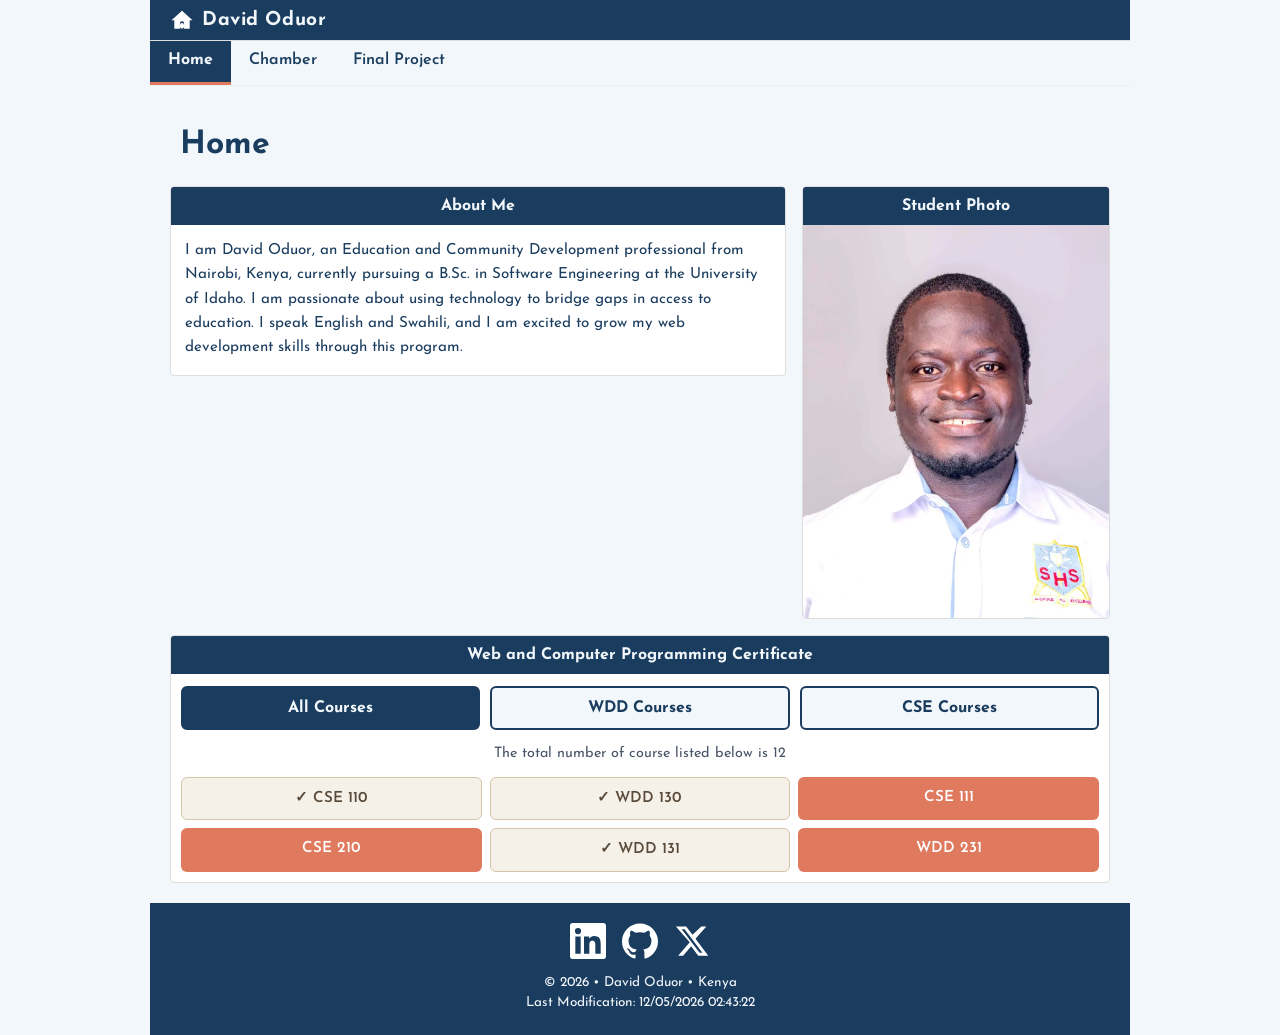
<file: index.html>
<!DOCTYPE html>
<html lang="en">

<head>
  <meta charset="UTF-8">
  <meta name="viewport" content="width=device-width, initial-scale=1.0">
  <meta name="description" content="David Oduor's WDD231 home page showcasing web development coursework and projects.">
  <meta name="author" content="David Oduor">
  <title>David Oduor | WDD231</title>
  <link rel="icon" href="images/favicon.ico" type="image/x-icon">
  <link rel="icon" type="image/png" href="images/favicon_preview.png">

  <!-- Open Graph / Facebook Meta Tags -->
  <meta property="og:title" content="David Oduor | WDD231">
  <meta property="og:description"
    content="Web development portfolio for David Oduor's WDD231 course at BYU-Idaho, featuring coursework, projects, and a final capstone site.">
  <meta property="og:image" content="https://christian123-cu.github.io/wdd231/images/david.webp">
  <meta property="og:url" content="https://christian123-cu.github.io/wdd231/">
  <meta property="og:type" content="website">

  <!-- Google Font -->
  <link rel="preconnect" href="https://fonts.googleapis.com">
  <link rel="preconnect" href="https://fonts.gstatic.com" crossorigin>
  <link href="https://fonts.googleapis.com/css2?family=Josefin+Sans:wght@400;600;700&display=swap" rel="stylesheet">

  <!-- Style Sheets -->
  <link rel="stylesheet" href="styles/normalize.css">
  <link rel="stylesheet" href="styles/base.css">
  <link rel="stylesheet" href="styles/larger.css">

  <!-- JavaScript Files -->
  <script src="scripts/navigation.js" defer></script>
  <script src="scripts/date.js" defer></script>
  <script src="scripts/course.js" defer></script>
</head>

<body>

  <header>
    <img src="images/logo.svg" alt="site logo" width="1" height="1">
    <span>David Oduor</span>
    <button id="nav-button" class="hamburger" aria-label="navigation"></button>
  </header>

  <nav id="nav-bar" class="navigation">
    <ul>
      <li class="current"><a href="index.html">Home</a></li>
      <li><a href="chamber/index.html">Chamber</a></li>
      <li><a href="final/index.html">Final Project</a></li>
    </ul>
  </nav>

  <main>
    <h1>Home</h1>

    <!-- About Me + Student Photo -->
    <div class="about-grid">
      <section class="about-me">
        <h2>About Me</h2>
        <p>I am David Oduor, an Education and Community Development professional from Nairobi, Kenya, currently pursuing
          a B.Sc. in Software Engineering at the University of Idaho. I am passionate about using technology to bridge
          gaps in access to education. I speak English and Swahili, and I am excited to grow my web development skills
          through this program.</p>
      </section>

      <section class="student-photo">
        <h2>Student Photo</h2>
        <img src="images/david.webp" alt="David Oduor student photo">
      </section>
    </div>

    <!-- Web Certificate Courses -->
    <section class="courses">
      <h2>Web and Computer Programming Certificate</h2>

      <div class="filter-buttons">
        <button id="btn-all" class="filter-btn active">All Courses</button>
        <button id="btn-wdd" class="filter-btn">WDD Courses</button>
        <button id="btn-cse" class="filter-btn">CSE Courses</button>
      </div>

      <!-- Credit total appears ABOVE the cards -->
      <p id="credit-total"></p>

      <div id="course-cards"></div>
    </section>
  </main>

  <footer>
    <div class="social-links">
      <a href="https://www.linkedin.com/in/davidoduorochanda" target="_blank" aria-label="LinkedIn">
        <img src="images/linkedin.svg" alt="LinkedIn" width="32" height="32">
      </a>
      <a href="https://github.com/christian123-cu" target="_blank" aria-label="GitHub">
        <img src="images/github.svg" alt="GitHub" width="32" height="32">
      </a>
      <a href="https://twitter.com" target="_blank" aria-label="X / Twitter">
        <img src="images/x-space.svg" alt="X" width="32" height="32">
      </a>
    </div>
    <p>
      &copy; <span id="currentyear"></span> &bull; David Oduor &bull; Kenya
    </p>
    <p id="lastModified"></p>
  </footer>

</body>

</html>
</file>
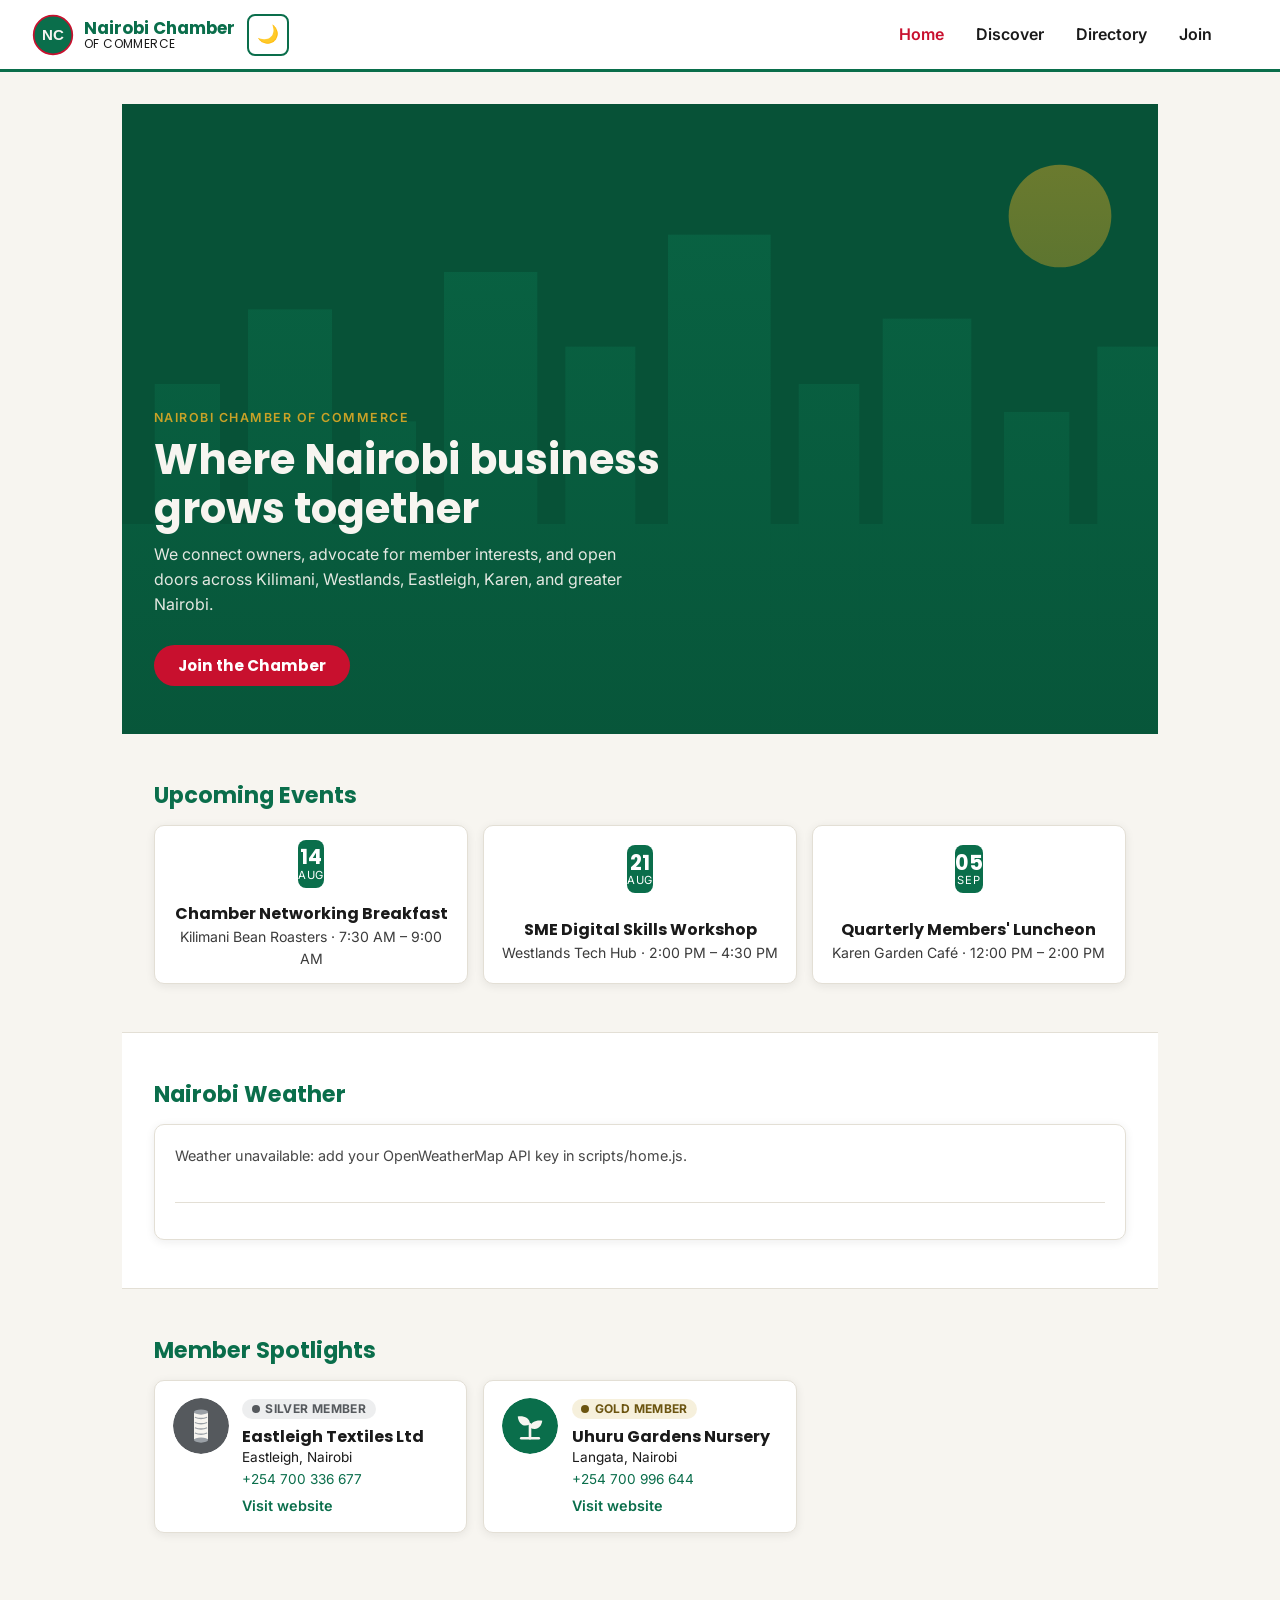
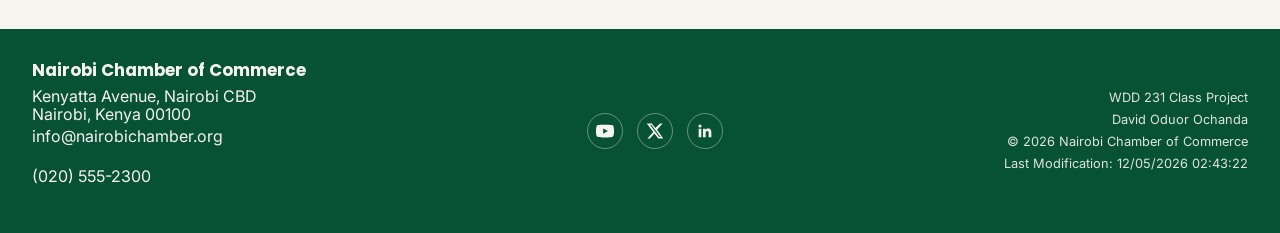
<file: chamber/index.html>
<!doctype html>
<html lang="en">

<head>
  <meta charset="UTF-8">
  <meta name="viewport" content="width=device-width, initial-scale=1.0">
  <title>Nairobi Chamber of Commerce | Home</title>
  <meta name="description"
    content="The Nairobi Chamber of Commerce connects and champions local businesses across Kilimani, Westlands, Eastleigh, Karen, and greater Nairobi.">
  <meta name="author" content="David Oduor Ochanda">

  <!-- Favicon -->
  <link rel="icon" type="image/svg+xml" href="images/favicon.svg">

  <!-- Open Graph / Facebook meta -->
  <meta property="og:title" content="Nairobi Chamber of Commerce">
  <meta property="og:description"
    content="Connecting and championing local businesses across Kilimani, Westlands, Eastleigh, Karen, and greater Nairobi.">
  <meta property="og:image" content="https://christian123-cu.github.io/wdd231/chamber/images/nairobi-chamber-logo.svg">
  <meta property="og:url" content="https://christian123-cu.github.io/wdd231/chamber/index.html">
  <meta property="og:type" content="website">

  <!-- Fonts -->
  <link rel="preconnect" href="https://fonts.googleapis.com">
  <link rel="preconnect" href="https://fonts.gstatic.com" crossorigin>
  <link href="https://fonts.googleapis.com/css2?family=Inter:wght@400;600&family=Poppins:wght@400;700&display=swap"
    rel="stylesheet">

  <!-- Stylesheets: normalize first, then mobile-first small.css, larger.css for wider views,
       then home.css for content that is specific to this page only -->
  <link rel="stylesheet" href="styles/normalize.css">
  <link rel="stylesheet" href="styles/small.css">
  <link rel="stylesheet" href="styles/larger.css">
  <link rel="stylesheet" href="styles/home.css">

  <script src="scripts/site.js" defer></script>
  <script src="scripts/home.js" defer></script>
</head>

<body>

  <header class="site-header">
    <div class="branding">
      <img src="images/nairobi-chamber-logo.svg" alt="Nairobi Chamber of Commerce logo" width="42" height="42">
      <p class="wordmark">Nairobi Chamber<span>of Commerce</span></p>
    </div>

    <div class="header-controls">
      <button id="themeToggle" class="theme-toggle" aria-pressed="false" aria-label="Toggle dark mode">🌙</button>
      <button id="navToggle" class="nav-toggle" aria-controls="primaryNav" aria-expanded="false"
        aria-label="Toggle navigation menu">☰</button>
    </div>

    <nav id="primaryNav" class="primary-nav">
      <ul>
        <li><a href="index.html" aria-current="page">Home</a></li>
        <li><a href="discover.html">Discover</a></li>
        <li><a href="directory.html">Directory</a></li>
        <li><a href="join.html">Join</a></li>
      </ul>
    </nav>
  </header>

  <main>

    <!-- Hero: the visitor's first impression of the chamber and its purpose -->
    <section class="hero">
      <div class="hero-content">
        <span class="hero-eyebrow">Nairobi Chamber of Commerce</span>
        <h1>Where Nairobi business grows together</h1>
        <p>We connect owners, advocate for member interests, and open doors across Kilimani, Westlands, Eastleigh,
          Karen, and greater Nairobi.</p>
        <a class="cta-button" href="join.html">Join the Chamber</a>
      </div>
    </section>

    <!-- Current events -->
    <section class="home-section" aria-labelledby="eventsHeading">
      <h2 id="eventsHeading">Upcoming Events</h2>
      <ul class="events-list">
        <li class="event-item">
          <div class="event-date"><span class="day">14</span><span class="month">Aug</span></div>
          <div>
            <h3>Chamber Networking Breakfast</h3>
            <p>Kilimani Bean Roasters &middot; 7:30 AM &ndash; 9:00 AM</p>
          </div>
        </li>
        <li class="event-item">
          <div class="event-date"><span class="day">21</span><span class="month">Aug</span></div>
          <div>
            <h3>SME Digital Skills Workshop</h3>
            <p>Westlands Tech Hub &middot; 2:00 PM &ndash; 4:30 PM</p>
          </div>
        </li>
        <li class="event-item">
          <div class="event-date"><span class="day">05</span><span class="month">Sep</span></div>
          <div>
            <h3>Quarterly Members' Luncheon</h3>
            <p>Karen Garden Café &middot; 12:00 PM &ndash; 2:00 PM</p>
          </div>
        </li>
      </ul>
    </section>

    <!-- Weather -->
    <section class="home-section home-section--alt" aria-labelledby="weatherHeading">
      <h2 id="weatherHeading">Nairobi Weather</h2>
      <div class="weather-card">
        <p id="weatherStatus" class="weather-status">Loading current weather…</p>
        <div id="weatherCurrent" class="weather-current"></div>
        <ul id="forecastList" class="forecast-list" aria-label="3-day forecast"></ul>
      </div>
    </section>

    <!-- Member spotlights -->
    <section class="home-section" aria-labelledby="spotlightsHeading">
      <h2 id="spotlightsHeading">Member Spotlights</h2>
      <div id="spotlightsGrid" class="spotlights-grid" aria-live="polite">
        <p>Loading spotlights…</p>
      </div>
    </section>

  </main>

  <footer class="site-footer">
    <div class="footer-info">
      <p class="footer-org">Nairobi Chamber of Commerce</p>
      <address>
        Kenyatta Avenue, Nairobi CBD<br>
        Nairobi, Kenya 00100
      </address>
      <p><a href="mailto:info@nairobichamber.org">info@nairobichamber.org</a></p>
      <p><a href="tel:+254205552300">(020) 555-2300</a></p>
    </div>

    <div class="footer-social">
      <a href="https://youtube.com" target="_blank" rel="noopener" aria-label="Nairobi Chamber on YouTube">
        <svg viewBox="0 0 24 24" xmlns="http://www.w3.org/2000/svg">
          <path
            d="M23.5 6.2a3 3 0 0 0-2.1-2.1C19.5 3.5 12 3.5 12 3.5s-7.5 0-9.4.6A3 3 0 0 0 .5 6.2 31 31 0 0 0 0 12a31 31 0 0 0 .5 5.8 3 3 0 0 0 2.1 2.1c1.9.6 9.4.6 9.4.6s7.5 0 9.4-.6a3 3 0 0 0 2.1-2.1A31 31 0 0 0 24 12a31 31 0 0 0-.5-5.8ZM9.6 15.5V8.5l6.3 3.5-6.3 3.5Z" />
        </svg>
      </a>
      <a href="https://x.com" target="_blank" rel="noopener" aria-label="Nairobi Chamber on X (Twitter)">
        <svg viewBox="0 0 24 24" xmlns="http://www.w3.org/2000/svg">
          <path
            d="M18.9 2H22l-7.2 8.2L23 22h-6.6l-5.2-6.6L5.2 22H2l7.7-8.8L1 2h6.7l4.7 6.1L18.9 2Zm-1.2 18h1.7L7.3 4H5.5l12.2 16Z" />
        </svg>
      </a>
      <a href="https://linkedin.com" target="_blank" rel="noopener" aria-label="Nairobi Chamber on LinkedIn">
        <svg viewBox="0 0 24 24" xmlns="http://www.w3.org/2000/svg">
          <path
            d="M20.45 20.45h-3.56v-5.57c0-1.33-.02-3.04-1.85-3.04-1.86 0-2.14 1.45-2.14 2.94v5.67H9.34V9h3.42v1.56h.05c.48-.9 1.64-1.85 3.38-1.85 3.6 0 4.27 2.37 4.27 5.46v6.28ZM5.34 7.43a2.07 2.07 0 1 1 0-4.14 2.07 2.07 0 0 1 0 4.14ZM7.12 20.45H3.56V9h3.56v11.45Z" />
        </svg>
      </a>
    </div>

    <div class="footer-credit">
      <p>WDD 231 Class Project</p>
      <p>David Oduor Ochanda</p>
      <p>&copy; <span id="year"></span> Nairobi Chamber of Commerce</p>
      <p>Last Modification: <span id="lastModified"></span></p>
    </div>
  </footer>

</body>

</html>
</file>
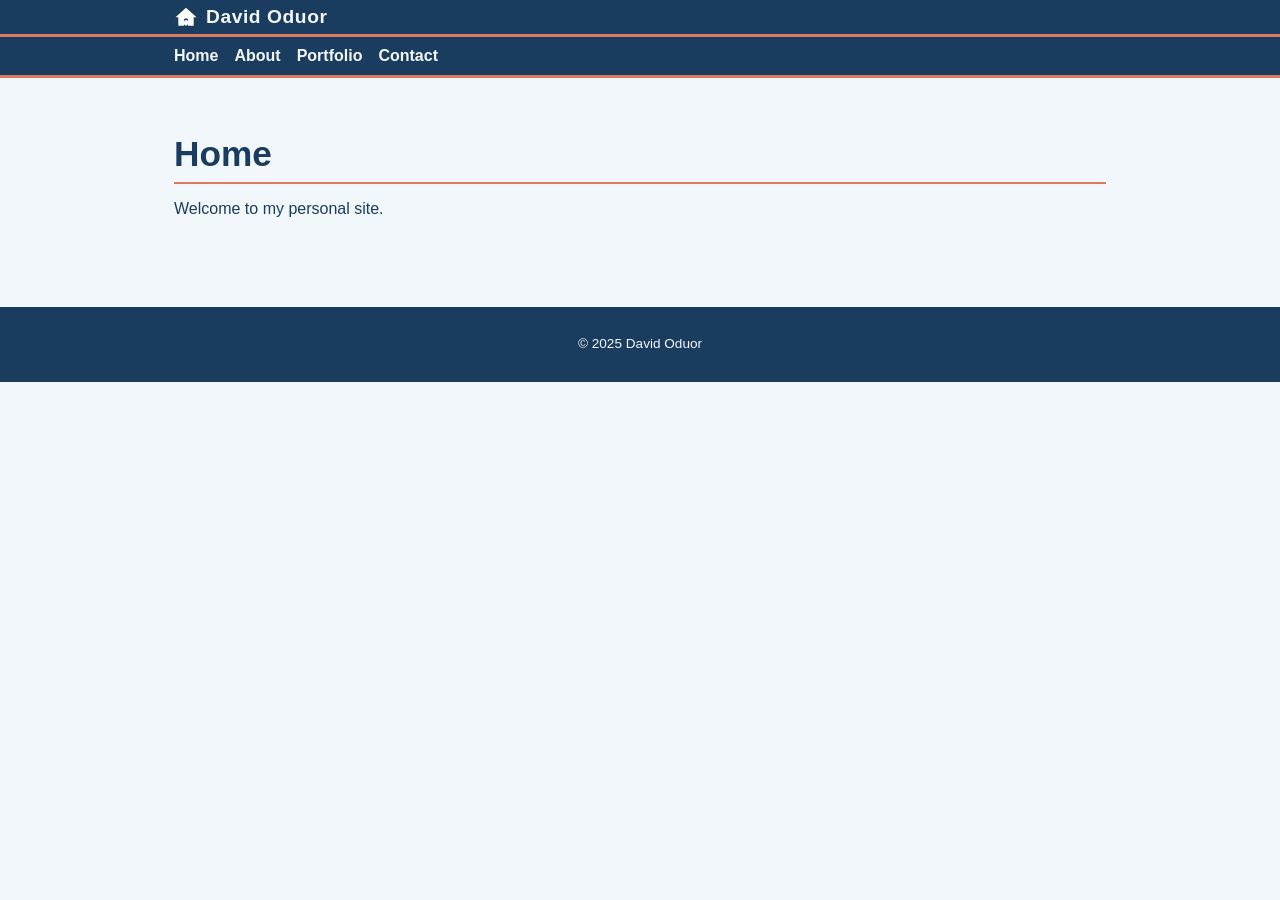
<file: week01/week1codealong-header/index.html>
<!DOCTYPE html>
<html lang="en">
  <head>
    <meta charset="UTF-8">
    <meta name="viewport" content="width=device-width, initial-scale=1.0">
    <title>David Oduor</title>

    <!-- Style Sheets Here -->
    <link rel="stylesheet" href="styles/normalize.css">
    <link rel="stylesheet" href="styles/base.css">
    <link rel="stylesheet" href="styles/larger.css">
  </head>
  <body>

    <header>
      <div class="site-wrapper">
        <img src="images/logo.svg" alt="site logo" width="1" height="1">
        <span>David Oduor</span>
        <button id="nav-button" class="hamburger" aria-label="navigation"></button>
      </div>
    </header>

    <nav>
      <div class="site-wrapper">
        <a href="index.html">Home</a>
        <a href="#">About</a>
        <a href="#">Portfolio</a>
        <a href="#">Contact</a>
      </div>
    </nav>

    <main>
      <h1>Home</h1>
      <p>Welcome to my personal site.</p>
    </main>

    <footer>
      <div class="site-wrapper">
        <p>&copy; 2025 David Oduor</p>
      </div>
    </footer>

    <script src="scripts/navigation.js"></script>
  </body>
</html>
</file>
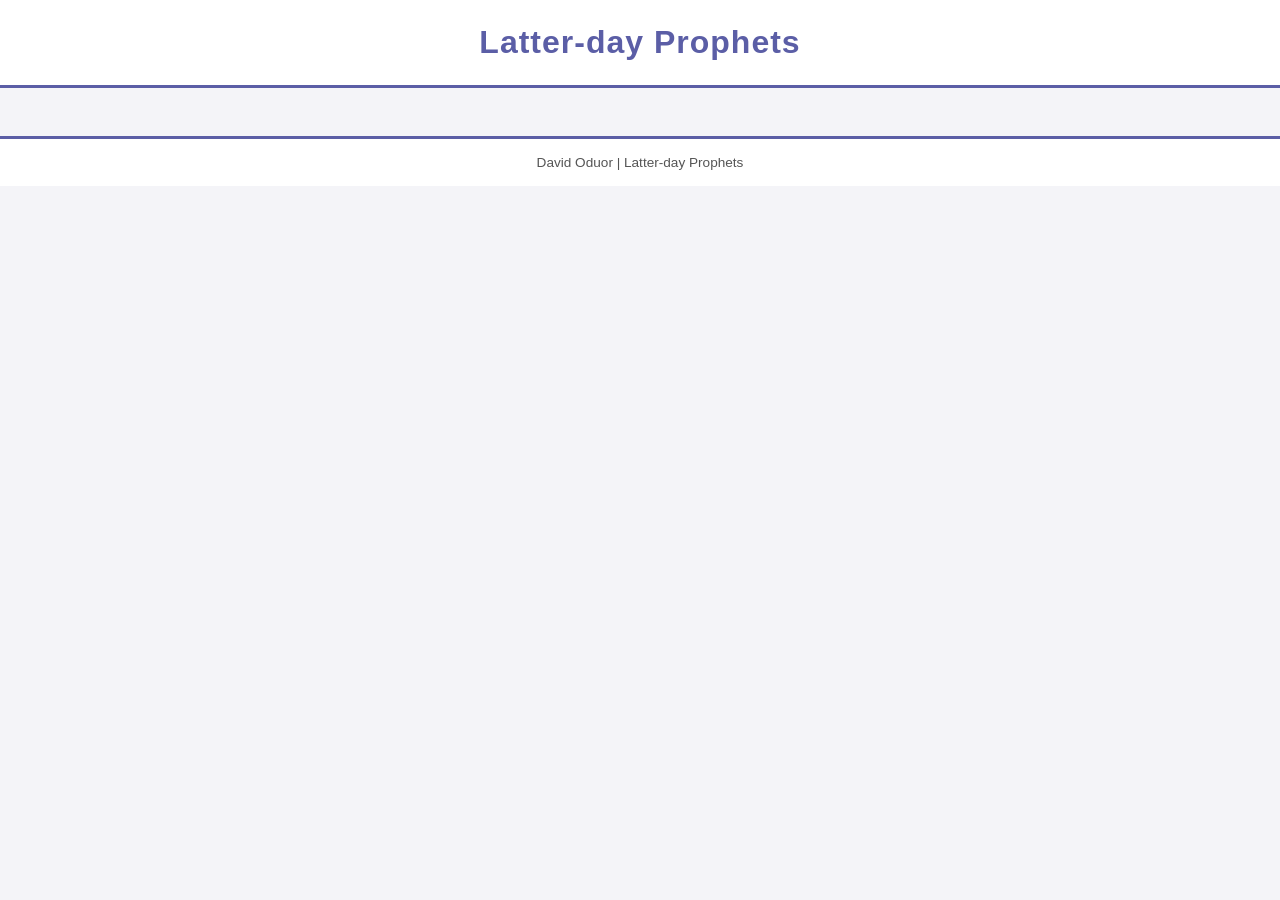
<file: prophets.html>
<!DOCTYPE html>
<html lang="en">

<head>
  <meta charset="UTF-8">
  <meta name="viewport" content="width=device-width, initial-scale=1.0">
  <meta name="author" content="David Oduor">
  <meta name="description" content="A list of Latter-day Prophets built dynamically with the Fetch API">
  <title>Latter-day Prophets</title>
  <link rel="stylesheet" href="styles/prophets.css">
  <script src="scripts/prophets.js" defer></script>
</head>

<body>
  <header>
    <h1>Latter-day Prophets</h1>
  </header>

  <main>
    <div id="cards"></div>
  </main>

  <footer>
    David Oduor | Latter-day Prophets
  </footer>
</body>

</html>
</file>
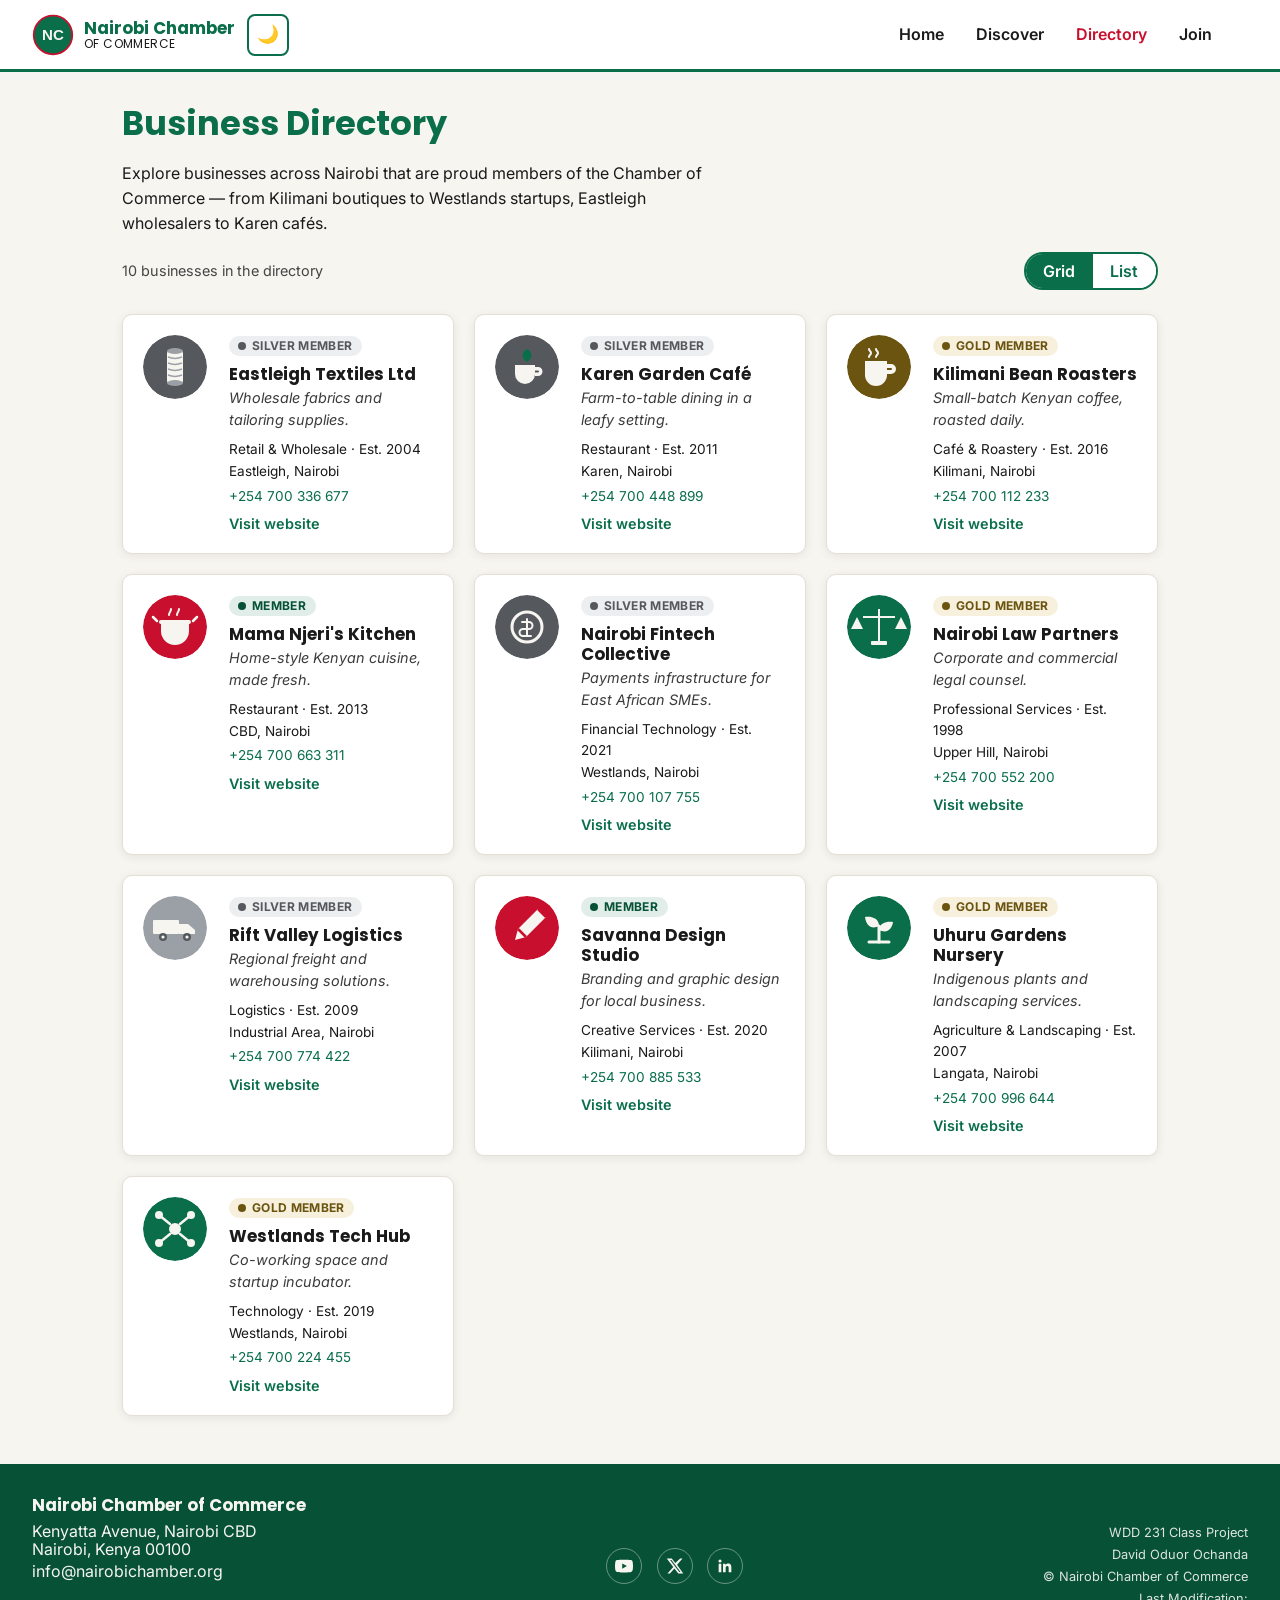
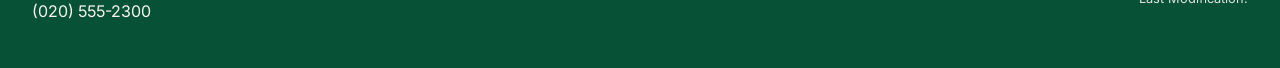
<file: chamber/directory.html>
<!doctype html>
<html lang="en">

<head>
  <meta charset="UTF-8">
  <meta name="viewport" content="width=device-width, initial-scale=1.0">
  <title>Business Directory | Nairobi Chamber of Commerce</title>
  <meta name="description"
    content="Browse the Nairobi Chamber of Commerce business directory — search member businesses across Kilimani, Westlands, Eastleigh, Karen, and greater Nairobi.">
  <meta name="author" content="David Oduor Ochanda">

  <!-- Favicon -->
  <link rel="icon" type="image/svg+xml" href="images/favicon.svg">

  <!-- Open Graph / Facebook meta -->
  <meta property="og:title" content="Business Directory | Nairobi Chamber of Commerce">
  <meta property="og:description"
    content="Browse member businesses across Kilimani, Westlands, Eastleigh, Karen, and greater Nairobi.">
  <meta property="og:image" content="https://christian123-cu.github.io/wdd231/chamber/images/nairobi-chamber-logo.svg">
  <meta property="og:url" content="https://christian123-cu.github.io/wdd231/chamber/directory.html">
  <meta property="og:type" content="website">

  <!-- Fonts -->
  <link rel="preconnect" href="https://fonts.googleapis.com">
  <link rel="preconnect" href="https://fonts.gstatic.com" crossorigin>
  <link href="https://fonts.googleapis.com/css2?family=Inter:wght@400;600&family=Poppins:wght@400;700&display=swap"
    rel="stylesheet">

  <!-- Stylesheets: normalize first, then mobile-first small.css, then larger.css for wider views -->
  <link rel="stylesheet" href="styles/normalize.css">
  <link rel="stylesheet" href="styles/small.css">
  <link rel="stylesheet" href="styles/larger.css">

  <script src="scripts/directory.js" defer></script>
</head>

<body>

  <header class="site-header">
    <div class="branding">
      <img src="images/nairobi-chamber-logo.svg" alt="Nairobi Chamber of Commerce logo" width="42" height="42">
      <p class="wordmark">Nairobi Chamber<span>of Commerce</span></p>
    </div>

    <div class="header-controls">
      <button id="themeToggle" class="theme-toggle" aria-pressed="false" aria-label="Toggle dark mode">🌙</button>
      <button id="navToggle" class="nav-toggle" aria-controls="primaryNav" aria-expanded="false"
        aria-label="Toggle navigation menu">☰</button>
    </div>

    <nav id="primaryNav" class="primary-nav">
      <ul>
        <li><a href="index.html">Home</a></li>
        <li><a href="discover.html">Discover</a></li>
        <li><a href="directory.html" aria-current="page">Directory</a></li>
        <li><a href="join.html">Join</a></li>
      </ul>
    </nav>
  </header>

  <main>
    <section class="directory-intro">
      <h1>Business Directory</h1>
      <p>Explore businesses across Nairobi that are proud members of the Chamber of Commerce — from Kilimani boutiques
        to Westlands startups, Eastleigh wholesalers to Karen cafés.</p>

      <div class="directory-controls">
        <p id="resultsCount" aria-live="polite">Loading businesses…</p>
        <div class="view-toggle" role="group" aria-label="Choose directory view">
          <button id="gridBtn" aria-pressed="true">Grid</button>
          <button id="listBtn" aria-pressed="false">List</button>
        </div>
      </div>
    </section>

    <section aria-labelledby="directoryHeading">
      <h2 id="directoryHeading" class="visually-hidden">Member Businesses</h2>
      <div id="directory" class="directory grid-view" aria-live="polite" aria-busy="true">
        <!-- Member cards are rendered here by scripts/directory.js -->
      </div>
    </section>
  </main>

  <footer class="site-footer">
    <div class="footer-info">
      <p class="footer-org">Nairobi Chamber of Commerce</p>
      <address>
        Kenyatta Avenue, Nairobi CBD<br>
        Nairobi, Kenya 00100
      </address>
      <p><a href="mailto:info@nairobichamber.org">info@nairobichamber.org</a></p>
      <p><a href="tel:+254205552300">(020) 555-2300</a></p>
    </div>

    <div class="footer-social">
      <a href="https://youtube.com" target="_blank" rel="noopener" aria-label="Nairobi Chamber on YouTube">
        <svg viewBox="0 0 24 24" xmlns="http://www.w3.org/2000/svg">
          <path
            d="M23.5 6.2a3 3 0 0 0-2.1-2.1C19.5 3.5 12 3.5 12 3.5s-7.5 0-9.4.6A3 3 0 0 0 .5 6.2 31 31 0 0 0 0 12a31 31 0 0 0 .5 5.8 3 3 0 0 0 2.1 2.1c1.9.6 9.4.6 9.4.6s7.5 0 9.4-.6a3 3 0 0 0 2.1-2.1A31 31 0 0 0 24 12a31 31 0 0 0-.5-5.8ZM9.6 15.5V8.5l6.3 3.5-6.3 3.5Z" />
        </svg>
      </a>
      <a href="https://x.com" target="_blank" rel="noopener" aria-label="Nairobi Chamber on X (Twitter)">
        <svg viewBox="0 0 24 24" xmlns="http://www.w3.org/2000/svg">
          <path
            d="M18.9 2H22l-7.2 8.2L23 22h-6.6l-5.2-6.6L5.2 22H2l7.7-8.8L1 2h6.7l4.7 6.1L18.9 2Zm-1.2 18h1.7L7.3 4H5.5l12.2 16Z" />
        </svg>
      </a>
      <a href="https://linkedin.com" target="_blank" rel="noopener" aria-label="Nairobi Chamber on LinkedIn">
        <svg viewBox="0 0 24 24" xmlns="http://www.w3.org/2000/svg">
          <path
            d="M20.45 20.45h-3.56v-5.57c0-1.33-.02-3.04-1.85-3.04-1.86 0-2.14 1.45-2.14 2.94v5.67H9.34V9h3.42v1.56h.05c.48-.9 1.64-1.85 3.38-1.85 3.6 0 4.27 2.37 4.27 5.46v6.28ZM5.34 7.43a2.07 2.07 0 1 1 0-4.14 2.07 2.07 0 0 1 0 4.14ZM7.12 20.45H3.56V9h3.56v11.45Z" />
        </svg>
      </a>
    </div>

    <div class="footer-credit">
      <p>WDD 231 Class Project</p>
      <p>David Oduor Ochanda</p>
      <p>&copy; <span id="year"></span> Nairobi Chamber of Commerce</p>
      <p>Last Modification: <span id="lastModified"></span></p>
    </div>
  </footer>

</body>

</html>
</file>
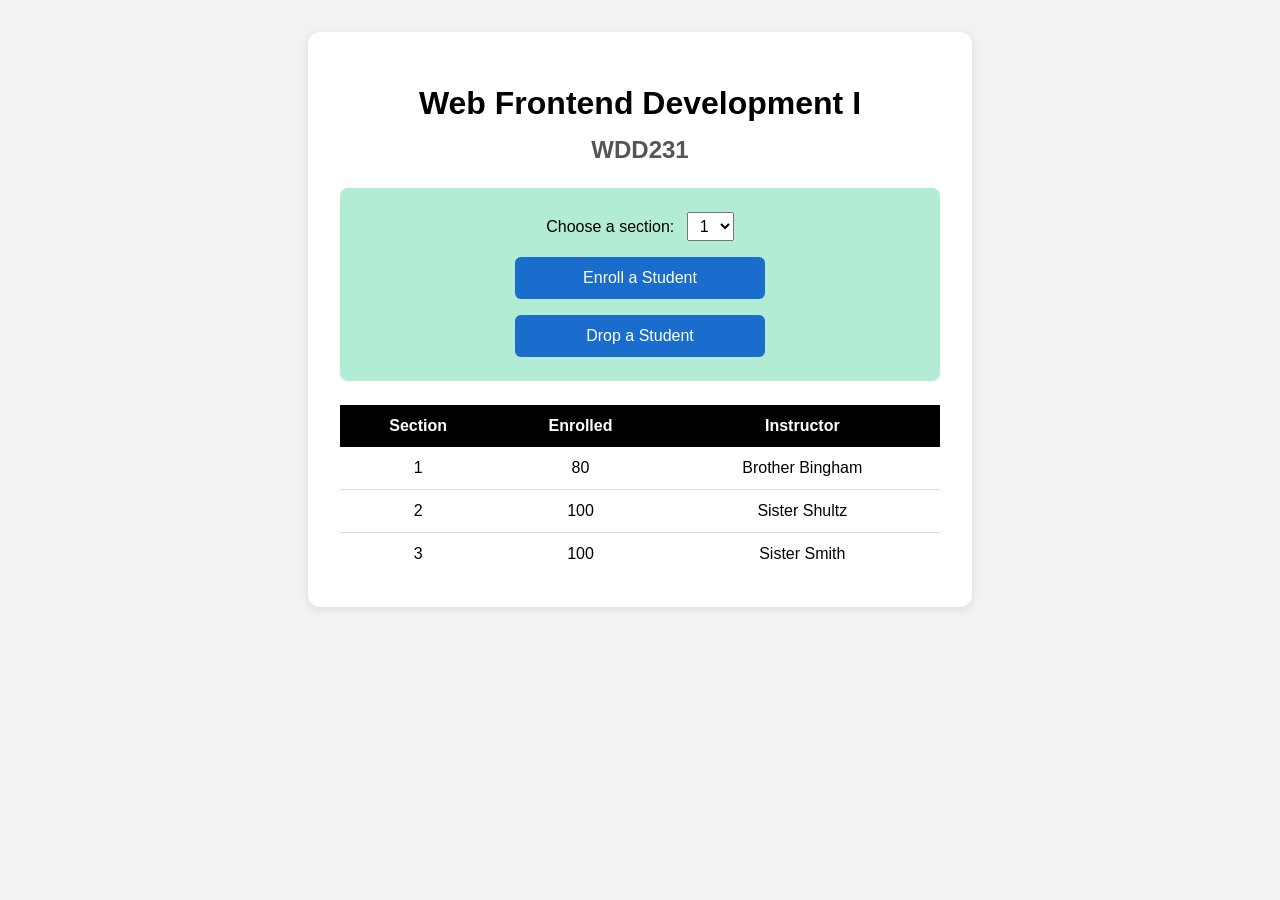
<file: week03/modules.html>
<!DOCTYPE html>
<html lang="en">
<head>
  <meta charset="UTF-8" />
  <meta name="viewport" content="width=device-width, initial-scale=1.0" />
  <title>WDD231 - Course Enrollment Modules</title>
  <link rel="stylesheet" href="styles/modules.css" />
</head>
<body>
  <main>
    <h1 id="courseTitle"></h1>
    <h2 id="courseCode"></h2>

    <section class="controls">
      <label for="sectionNumber">Choose a section:</label>
      <select id="sectionNumber"></select>

      <!-- type="button" prevents any default submit-like behavior even
           though there's no <form> here — an explicit, defensive habit,
           since a future edit adding a <form> for styling reasons would
           otherwise silently reintroduce a page refresh on click. -->
      <button id="enrollStudent" type="button">Enroll a Student</button>
      <button id="dropStudent" type="button">Drop a Student</button>
    </section>

    <!-- aria-live="polite" on the table means screen readers announce
         enrollment changes automatically after each click, instead of
         requiring the user to re-navigate to the table to notice an
         update — directly addressing the Lighthouse "offscreen/dynamic
         content" and assistive-technology guidance from the reading. -->
    <table id="sectionsTable" aria-live="polite">
      <caption class="visually-hidden">Course sections, current enrollment, and instructor</caption>
      <thead>
        <tr>
          <th>Section</th>
          <th>Enrolled</th>
          <th>Instructor</th>
        </tr>
      </thead>
      <tbody></tbody>
    </table>
  </main>

  <script type="module" src="scripts/modules.mjs"></script>
</body>
</html>
</file>
<file: styles/base.css>
/* ----------------  COLOR SCHEME  ----------------
   midnight navy   #1a3c5e
   terracotta      #e07a5f
   off-white       #f2f7fb
   light grey      #eee
   border          #ddd
*/

/************************** SITE WIDE **************************/
* {
  font-family: "Josefin Sans", "Segoe UI", sans-serif;
  box-sizing: border-box;
}

body {
  background-color: #f2f7fb;
  color: #1a3c5e;
  margin: 0;
}

/************************** HEADER **************************/
header {
  display: grid;
  grid-template-columns: 24px auto 44px;
  align-items: end;
  background-color: #1a3c5e;
  border-bottom: solid 1px #ddd;
  padding: 5px 10px;
  column-gap: 8px;
}

header img {
  display: block;
  width: 100%;
  height: auto;
  filter: brightness(0) invert(1);
}

header span {
  font-size: 1.2rem;
  font-weight: 700;
  color: #f2f7fb;
  letter-spacing: 0.03em;
}

/******************** HAMBURGER ********************/
.hamburger {
  background: none;
  border: none;
  font-size: 2rem;
  cursor: pointer;
  font-family: Verdana, sans-serif;
  width: 44px;
  height: 44px;
  display: flex;
  align-items: center;
  justify-content: center;
  padding: 0;
}

.hamburger::before {
  content: "\2630";
  color: #f2f7fb;
}

.hamburger.show::before {
  content: "\00D7";
  color: #e07a5f;
}

/********************** NAVIGATION **********************/
.navigation {
  display: none;
}

.navigation.show {
  display: block;
}

.navigation ul {
  list-style-type: none;
  margin: 0;
  padding: 0;
}

.navigation a {
  display: block;
  padding: .8rem 10px;
  color: #1a3c5e;
  text-decoration: none;
  font-weight: 600;
  border-bottom: solid 1px #ddd;
  min-height: 44px;
  background-color: #f2f7fb;
  transition: background-color 0.2s;
}

.navigation a:hover,
.navigation a:focus {
  background-color: #dde3ea;
  outline: none;
}

/* Wayfinding */
.navigation li.current a {
  background-color: #eee;
  font-weight: 700;
  color: #1a3c5e;
}

/************************** MAIN **************************/
h1 {
  margin-left: 10px;
}

main {
  padding: 16px 10px;
}

/* About Me + Student Photo stacked on mobile */
.about-grid {
  display: flex;
  flex-direction: column;
  gap: 16px;
}

section {
  background-color: #fff;
  border: 1px solid #ddd;
  border-radius: 4px;
  overflow: hidden;
}

section h2 {
  background-color: #1a3c5e;
  color: #f2f7fb;
  margin: 0;
  padding: 10px 14px;
  font-size: 1rem;
  text-align: center;
}

.about-me p {
  padding: 14px;
  margin: 0;
  line-height: 1.6;
  font-size: 0.95rem;
}

.student-photo img {
  display: block;
  width: 100%;
  height: auto;
  object-fit: cover;
}

/* Courses section */
.courses {
  margin-top: 16px;
}

.filter-buttons {
  display: flex;
  gap: 10px;
  padding: 12px 10px;
  flex-wrap: wrap;
}

.filter-btn {
  flex: 1;
  padding: 8px 16px;
  background-color: #f2f7fb;
  border: 2px solid #1a3c5e;
  border-radius: 6px;
  font-weight: 700;
  font-family: "Josefin Sans", sans-serif;
  color: #1a3c5e;
  cursor: pointer;
  min-height: 44px;
  transition: background-color 0.2s, color 0.2s;
}

.filter-btn:hover,
.filter-btn.active {
  background-color: #1a3c5e;
  color: #f2f7fb;
}

/* Course cards grid — single column on mobile */
#course-cards {
  display: grid;
  grid-template-columns: 1fr;
  gap: 8px;
  padding: 0 10px 10px;
}

.course-card {
  padding: 12px 16px;
  border-radius: 6px;
  text-align: center;
  font-weight: 600;
  font-size: 0.95rem;
}

/* Completed — light cream with checkmark */
.course-card.completed {
  background-color: #f5f0e8;
  color: #5a4a3a;
  border: 1px solid #d4c5a9;
}

/* Not yet completed — terracotta */
.course-card.not-completed {
  background-color: #e07a5f;
  color: #fff;
  border: none;
}

#credit-total {
  text-align: center;
  font-size: 0.9rem;
  padding: 4px 10px 14px;
  margin: 0;
  color: #4a5568;
}

/************************** FOOTER **************************/
footer {
  background-color: #1a3c5e;
  color: #f2f7fb;
  text-align: center;
  padding: 20px 10px;
  margin-top: 24px;
  font-size: 0.85rem;
}

footer p {
  margin: 4px 0;
}

.social-links {
  display: flex;
  justify-content: center;
  gap: 16px;
  margin-bottom: 12px;
}

.social-links a img {
  width: 36px;
  height: 36px;
  filter: brightness(0) invert(1);
  transition: opacity 0.2s;
}

.social-links a:hover img {
  opacity: 0.7;
}
</file>
<file: styles/larger.css>
/* larger.css — screens 38rem (≈608px) and wider */

@media only screen and (min-width: 38rem) {

  /* Constrain all sections, centred */
  header, main, nav, footer {
    max-width: 980px;
    margin: 0 auto;
  }

  /* Header: drop hamburger column */
  header {
    grid-template-columns: 24px auto;
    padding: 8px 20px;
  }

  .hamburger {
    display: none;
  }

  /* Navigation always visible, horizontal */
  .navigation {
    display: block;
    border-bottom: solid 1px #eee;
    max-width: 980px;
    margin: 0 auto;
  }

  .navigation ul {
    display: flex;
  }

  .navigation a {
    border: none;
    padding: 10px 18px;
  }

  .navigation a:hover {
    background-color: transparent;
    color: #e07a5f;
  }

  /* Wayfinding on large screen — highlighted tab */
  .navigation li.current a {
    background-color: #1a3c5e;
    color: #f2f7fb;
    border-bottom: 3px solid #e07a5f;
  }

  /* About Me + Student Photo side by side */
  .about-grid {
    display: grid;
    grid-template-columns: 2fr 1fr;
    gap: 16px;
    align-items: start;
  }

  /* Course cards — 3 columns on large screen */
  #course-cards {
    grid-template-columns: repeat(3, 1fr);
  }

  main {
    padding: 20px;
  }

  h1 {
    font-size: 2rem;
  }
}
</file>
<file: chamber/styles/small.css>
/* =========================================================
   Nairobi Chamber of Commerce — small.css (mobile-first base)
   ========================================================= */

:root {
  /* Brand palette (from site plan) */
  --color-primary: #0A6E4B;      /* Kenyan flag green */
  --color-primary-dark: #075237;
  --color-secondary: #C8102E;    /* Kenyan flag red */
  --color-bg: #F7F5F0;           /* warm off-white */
  --color-text: #1A1A1A;
  --color-surface: #FFFFFF;
  --color-border: #E3DFD5;
  --color-gold: #C9A227;
  --color-silver: #9AA0A6;

  --font-display: "Poppins", "Segoe UI", Arial, sans-serif;
  --font-body: "Inter", "Segoe UI", Arial, sans-serif;

  --radius: 10px;
  --shadow-card: 0 2px 10px rgba(26, 26, 26, 0.08);
  --transition-fast: 0.18s ease;
}

/* Dark theme override (toggled via [data-theme="dark"] on <html>) */
[data-theme="dark"] {
  --color-bg: #14201A;
  --color-text: #F2F1EC;
  --color-surface: #1B2B22;
  --color-border: #2C3D31;
}

*, *::before, *::after {
  box-sizing: border-box;
}

html {
  scroll-behavior: smooth;
}

body {
  margin: 0;
  font-family: var(--font-body);
  background-color: var(--color-bg);
  color: var(--color-text);
  min-width: 320px;
  transition: background-color var(--transition-fast), color var(--transition-fast);
}

img, svg {
  max-width: 100%;
  display: block;
}

a {
  color: var(--color-primary);
  text-decoration: none;
}

a:hover,
a:focus-visible {
  text-decoration: underline;
}

h1, h2, h3 {
  font-family: var(--font-display);
  line-height: 1.2;
  margin: 0 0 0.5em;
}

p {
  margin: 0 0 1em;
  line-height: 1.55;
}

:focus-visible {
  outline: 3px solid var(--color-secondary);
  outline-offset: 2px;
}

@media (prefers-reduced-motion: reduce) {
  * {
    animation-duration: 0.001ms !important;
    animation-iteration-count: 1 !important;
    transition-duration: 0.001ms !important;
    scroll-behavior: auto !important;
  }
}

.visually-hidden {
  position: absolute;
  width: 1px;
  height: 1px;
  padding: 0;
  margin: -1px;
  overflow: hidden;
  clip: rect(0, 0, 0, 0);
  white-space: nowrap;
  border: 0;
}

/* ---------------------------------------------------------
   Header
   --------------------------------------------------------- */
.site-header {
  display: flex;
  align-items: center;
  justify-content: space-between;
  flex-wrap: wrap;
  gap: 0.75rem;
  padding: 0.75rem 1rem;
  background-color: var(--color-surface);
  border-bottom: 3px solid var(--color-primary);
}

.branding {
  display: flex;
  align-items: center;
  gap: 0.6rem;
}

.branding img {
  width: 42px;
  height: 42px;
}

.wordmark {
  margin: 0;
  font-family: var(--font-display);
  font-weight: 700;
  font-size: 1.05rem;
  line-height: 1.1;
  color: var(--color-primary);
}

.wordmark span {
  display: block;
  font-weight: 400;
  font-size: 0.75rem;
  color: var(--color-text);
  letter-spacing: 0.04em;
  text-transform: uppercase;
}

.header-controls {
  display: flex;
  align-items: center;
  gap: 0.5rem;
  order: 2;
}

.nav-toggle,
.theme-toggle {
  border: 2px solid var(--color-primary);
  background: var(--color-surface);
  color: var(--color-primary);
  border-radius: 8px;
  width: 42px;
  height: 42px;
  font-size: 1.1rem;
  cursor: pointer;
  display: flex;
  align-items: center;
  justify-content: center;
  transition: background-color var(--transition-fast);
}

.nav-toggle:hover,
.theme-toggle:hover {
  background-color: var(--color-primary);
  color: var(--color-surface);
}

.primary-nav {
  order: 3;
  flex-basis: 100%;
  max-height: 0;
  overflow: hidden;
  transition: max-height var(--transition-fast);
}

.primary-nav.is-open {
  max-height: 300px;
}

.primary-nav ul {
  list-style: none;
  margin: 0.5rem 0 0;
  padding: 0;
  display: flex;
  flex-direction: column;
  border-top: 1px solid var(--color-border);
}

.primary-nav a {
  display: block;
  padding: 0.75rem 0.25rem;
  color: var(--color-text);
  font-weight: 600;
  border-bottom: 1px solid var(--color-border);
}

.primary-nav a[aria-current="page"] {
  color: var(--color-secondary);
}

.primary-nav a:hover,
.primary-nav a:focus-visible {
  color: var(--color-primary);
  text-decoration: none;
}

/* ---------------------------------------------------------
   Main / Directory intro
   --------------------------------------------------------- */
main {
  padding: 1.25rem 1rem 2.5rem;
  max-width: 1100px;
  margin: 0 auto;
}

.directory-intro h1 {
  font-size: 1.7rem;
  color: var(--color-primary);
}

.directory-intro p {
  max-width: 60ch;
  color: var(--color-text);
}

.directory-controls {
  display: flex;
  flex-direction: column;
  gap: 0.75rem;
  align-items: flex-start;
  margin: 1rem 0 1.5rem;
}

#resultsCount {
  margin: 0;
  font-size: 0.9rem;
  color: var(--color-text);
  opacity: 0.8;
}

.view-toggle {
  display: inline-flex;
  border: 2px solid var(--color-primary);
  border-radius: 999px;
  overflow: hidden;
}

.view-toggle button {
  border: none;
  background: var(--color-surface);
  color: var(--color-primary);
  font-family: var(--font-body);
  font-weight: 600;
  padding: 0.5rem 1.1rem;
  cursor: pointer;
  transition: background-color var(--transition-fast), color var(--transition-fast);
}

.view-toggle button[aria-pressed="true"] {
  background-color: var(--color-primary);
  color: var(--color-surface);
}

/* ---------------------------------------------------------
   Directory cards
   --------------------------------------------------------- */
.directory {
  display: grid;
  grid-template-columns: 1fr;
  gap: 1rem;
}

.member-card {
  background-color: var(--color-surface);
  border: 1px solid var(--color-border);
  border-radius: var(--radius);
  box-shadow: var(--shadow-card);
  padding: 1rem;
  display: grid;
  grid-template-columns: auto 1fr;
  gap: 0.85rem;
  align-items: start;
}

.member-card img {
  width: 56px;
  height: 56px;
  border-radius: 50%;
  object-fit: cover;
}

.member-card h2 {
  font-size: 1.05rem;
  margin-bottom: 0.15rem;
}

.member-card .tagline {
  font-size: 0.9rem;
  font-style: italic;
  margin-bottom: 0.5rem;
  color: var(--color-text);
  opacity: 0.85;
}

.member-card address {
  font-style: normal;
  font-size: 0.85rem;
  margin-bottom: 0.35rem;
}

.member-card .card-meta {
  font-size: 0.85rem;
  margin-bottom: 0.25rem;
}

.tier-badge {
  display: inline-flex;
  align-items: center;
  gap: 0.35rem;
  font-size: 0.75rem;
  font-weight: 700;
  text-transform: uppercase;
  letter-spacing: 0.03em;
  padding: 0.2rem 0.6rem;
  border-radius: 999px;
  margin-bottom: 0.5rem;
}

.tier-badge::before {
  content: "";
  width: 8px;
  height: 8px;
  border-radius: 50%;
  background-color: currentColor;
}

.tier-gold {
  color: #6b5410;
  background-color: rgba(201, 162, 39, 0.16);
}

.tier-silver {
  color: #55595d;
  background-color: rgba(154, 160, 166, 0.18);
}

.tier-member {
  color: var(--color-primary-dark);
  background-color: rgba(10, 110, 75, 0.12);
}

.card-link {
  display: inline-block;
  margin-top: 0.35rem;
  font-weight: 600;
  font-size: 0.9rem;
}

/* List view: single column, more compact rows */
.directory.list-view .member-card {
  grid-template-columns: 1fr;
  align-items: start;
}

.directory.list-view .member-card img {
  display: none;
}

.directory.list-view .member-card .tagline,
.directory.list-view .member-card .card-meta {
  display: none;
}

/* ---------------------------------------------------------
   Footer
   --------------------------------------------------------- */
.site-footer {
  background-color: var(--color-primary-dark);
  color: var(--color-bg);
  padding: 1.5rem 1rem;
  display: flex;
  flex-direction: column;
  gap: 1rem;
  text-align: center;
}

.site-footer a {
  color: var(--color-bg);
}

.site-footer address {
  font-style: normal;
}

.footer-org {
  font-family: var(--font-display);
  font-weight: 700;
  font-size: 1.05rem;
  margin-bottom: 0.25rem;
}

.footer-social {
  display: flex;
  justify-content: center;
  gap: 0.9rem;
}

.footer-social a {
  width: 36px;
  height: 36px;
  border: 1px solid rgba(247, 245, 240, 0.4);
  border-radius: 50%;
  display: flex;
  align-items: center;
  justify-content: center;
}

.footer-social svg {
  width: 18px;
  height: 18px;
  fill: currentColor;
}

.footer-credit p {
  margin: 0.15rem 0;
  font-size: 0.8rem;
  opacity: 0.9;
}
</file>
<file: chamber/styles/larger.css>
/* =========================================================
   Nairobi Chamber of Commerce — larger.css (wider viewports)
   ========================================================= */

@media (min-width: 700px) {
  .site-header {
    flex-wrap: nowrap;
    padding: 0.85rem 2rem;
  }

  .nav-toggle {
    display: none;
  }

  .header-controls {
    order: 0;
  }

  .primary-nav {
    order: 0;
    flex-basis: auto;
    max-height: none;
    overflow: visible;
    margin-left: auto;
    margin-right: 1.5rem;
  }

  .primary-nav ul {
    flex-direction: row;
    border-top: none;
    margin: 0;
    gap: 0.5rem;
  }

  .primary-nav a {
    border-bottom: none;
    padding: 0.5rem 0.75rem;
    border-radius: 6px;
  }

  .primary-nav a:hover,
  .primary-nav a:focus-visible {
    background-color: var(--color-bg);
  }

  main {
    padding: 2rem 2rem 3rem;
  }

  .directory-intro h1 {
    font-size: 2.1rem;
  }

  .directory-controls {
    flex-direction: row;
    align-items: center;
    justify-content: space-between;
  }

  .directory.grid-view {
    grid-template-columns: repeat(2, 1fr);
    gap: 1.25rem;
  }

  .member-card {
    grid-template-columns: 72px 1fr;
    padding: 1.25rem;
  }

  .member-card img {
    width: 64px;
    height: 64px;
  }

  .directory.list-view .member-card {
    grid-template-columns: 1fr auto;
    align-items: center;
  }

  .directory.list-view .member-card .card-link {
    justify-self: end;
    margin-top: 0;
  }

  .site-footer {
    flex-direction: row;
    align-items: center;
    justify-content: space-between;
    text-align: left;
    padding: 1.75rem 2rem;
  }

  .footer-social {
    order: 2;
  }

  .footer-credit {
    order: 3;
    text-align: right;
  }
}

@media (min-width: 1000px) {
  .directory.grid-view {
    grid-template-columns: repeat(3, 1fr);
  }
}
</file>
<file: chamber/styles/home.css>
/* =========================================================
   Nairobi Chamber of Commerce — home.css (index.html only)
   Builds on the tokens defined in small.css (colors, fonts,
   radius, shadow) so the home page stays visually consistent
   with the directory page rather than introducing a new palette.
   ========================================================= */

/* ---------------------------------------------------------
   Hero
   --------------------------------------------------------- */
.hero {
  position: relative;
  display: flex;
  align-items: flex-end;
  min-height: 60vh;
  background-color: var(--color-primary-dark);
  background-image:
    linear-gradient(180deg, rgba(7, 82, 55, 0.35) 0%, rgba(7, 82, 55, 0.85) 100%),
    url("../images/hero-nairobi.svg");
  background-size: cover;
  background-position: center;
  color: var(--color-bg);
}

.hero-content {
  padding: 2rem 1.25rem 2.5rem;
  max-width: 640px;
}

.hero-eyebrow {
  display: inline-block;
  font-family: var(--font-body);
  font-size: 0.78rem;
  font-weight: 600;
  letter-spacing: 0.12em;
  text-transform: uppercase;
  color: var(--color-gold);
  margin-bottom: 0.6rem;
}

.hero h1 {
  color: var(--color-bg);
  font-size: 2rem;
  margin-bottom: 0.5rem;
}

.hero p {
  color: var(--color-bg);
  opacity: 0.92;
  max-width: 48ch;
}

.cta-button {
  display: inline-block;
  margin-top: 0.75rem;
  padding: 0.75rem 1.5rem;
  background-color: var(--color-secondary);
  color: #fff;
  font-family: var(--font-display);
  font-weight: 700;
  font-size: 0.95rem;
  border-radius: 999px;
  text-decoration: none;
  transition: background-color var(--transition-fast), transform var(--transition-fast);
}

.cta-button:hover,
.cta-button:focus-visible {
  background-color: #a30d26;
  text-decoration: none;
  transform: translateY(-1px);
}

/* ---------------------------------------------------------
   Shared home-page section shell
   --------------------------------------------------------- */
.home-section {
  padding: 2.5rem 1rem;
  max-width: 1100px;
  margin: 0 auto;
}

.home-section h2 {
  color: var(--color-primary);
  font-size: 1.4rem;
  margin-bottom: 1rem;
}

.home-section--alt {
  background-color: var(--color-surface);
  border-top: 1px solid var(--color-border);
  border-bottom: 1px solid var(--color-border);
}

/* ---------------------------------------------------------
   Current events
   --------------------------------------------------------- */
.events-list {
  list-style: none;
  margin: 0;
  padding: 0;
  display: flex;
  flex-direction: column;
  gap: 0.9rem;
}

.event-item {
  display: grid;
  grid-template-columns: 64px 1fr;
  gap: 1rem;
  align-items: center;
  background-color: var(--color-surface);
  border: 1px solid var(--color-border);
  border-radius: var(--radius);
  box-shadow: var(--shadow-card);
  padding: 0.85rem 1rem;
}

/* A date badge makes sense here (unlike arbitrary 01/02/03 markers)
   because these events genuinely occur in date order — the number
   itself is real information the visitor needs. */
.event-date {
  display: flex;
  flex-direction: column;
  align-items: center;
  justify-content: center;
  background-color: var(--color-primary);
  color: #fff;
  border-radius: 8px;
  padding: 0.4rem 0;
  line-height: 1.1;
}

.event-date .day {
  font-family: var(--font-display);
  font-weight: 700;
  font-size: 1.3rem;
}

.event-date .month {
  font-size: 0.7rem;
  text-transform: uppercase;
  letter-spacing: 0.05em;
}

.event-item h3 {
  font-size: 1rem;
  margin: 0 0 0.2rem;
  font-family: var(--font-display);
}

.event-item p {
  margin: 0;
  font-size: 0.88rem;
  opacity: 0.85;
}

/* ---------------------------------------------------------
   Weather
   --------------------------------------------------------- */
.weather-card {
  background-color: var(--color-surface);
  border: 1px solid var(--color-border);
  border-radius: var(--radius);
  box-shadow: var(--shadow-card);
  padding: 1.25rem;
}

.weather-current {
  display: flex;
  align-items: center;
  gap: 1rem;
  margin-bottom: 1.25rem;
}

.weather-current img {
  width: 56px;
  height: 56px;
}

.weather-temp {
  font-family: var(--font-display);
  font-size: 2.2rem;
  font-weight: 700;
  color: var(--color-primary);
  line-height: 1;
}

.weather-desc {
  text-transform: capitalize;
  font-size: 0.95rem;
  margin-top: 0.15rem;
}

.forecast-list {
  list-style: none;
  margin: 0;
  padding: 1rem 0 0;
  border-top: 1px solid var(--color-border);
  display: grid;
  grid-template-columns: repeat(3, 1fr);
  gap: 0.75rem;
  text-align: center;
}

.forecast-list .day-label {
  font-weight: 600;
  font-size: 0.85rem;
  margin-bottom: 0.3rem;
}

.forecast-list .temp-range {
  font-size: 0.85rem;
  opacity: 0.85;
}

.weather-status {
  font-size: 0.9rem;
  opacity: 0.8;
}

/* ---------------------------------------------------------
   Spotlights (reuses .member-card / .tier-badge from small.css
   so spotlighted businesses look like the same "kind of thing"
   a visitor will later see in the full directory)
   --------------------------------------------------------- */
.spotlights-grid {
  display: grid;
  grid-template-columns: 1fr;
  gap: 1rem;
}

.spotlight-card {
  background-color: var(--color-surface);
  border: 1px solid var(--color-border);
  border-radius: var(--radius);
  box-shadow: var(--shadow-card);
  padding: 1.1rem;
  display: grid;
  grid-template-columns: auto 1fr;
  gap: 0.85rem;
}

.spotlight-card img {
  width: 56px;
  height: 56px;
  border-radius: 50%;
  object-fit: cover;
}

.spotlight-card h3 {
  font-size: 1rem;
  margin: 0 0 0.15rem;
  font-family: var(--font-display);
}

.spotlight-card address {
  font-style: normal;
  font-size: 0.85rem;
  margin: 0.2rem 0;
}

.spotlight-card .card-meta {
  font-size: 0.85rem;
  margin: 0.15rem 0;
}

.spotlight-card .card-link {
  display: inline-block;
  margin-top: 0.35rem;
  font-weight: 600;
  font-size: 0.9rem;
}

/* ---------------------------------------------------------
   Wider viewports: home page becomes a two/three column layout
   --------------------------------------------------------- */
@media (min-width: 700px) {
  .hero {
    min-height: 70vh;
  }

  .hero-content {
    padding: 2.5rem 2rem 3rem;
  }

  .hero h1 {
    font-size: 2.6rem;
  }

  .home-section {
    padding: 3rem 2rem;
  }

  .events-list {
    flex-direction: row;
  }

  .event-item {
    flex: 1;
    grid-template-columns: 1fr;
    text-align: center;
    justify-items: center;
  }

  .weather-current {
    justify-content: center;
  }

  .spotlights-grid {
    grid-template-columns: repeat(2, 1fr);
  }
}

@media (min-width: 1000px) {
  .spotlights-grid {
    grid-template-columns: repeat(3, 1fr);
  }
}
</file>
<file: week01/week1codealong-header/styles/base.css>
/* ----------------  COLOR SCHEME  ----------------
   midnight navy   #1a3c5e
   terracotta      #e07a5f
   off-white       #f2f7fb
   slate gray      #4a5568
   light border    #dde3ea
*/

/************************** SITE WIDE **************************/
* {
  font-family: "Segoe UI", Helvetica, Arial, sans-serif;
  box-sizing: border-box;
}

body {
  background-color: #f2f7fb;
  color: #1a3c5e;
  margin: 0;
}

/* ---- Max-width container with side padding ---- */
/* Each section is constrained to 980px and centred.
   The coloured backgrounds on header/nav/footer are applied
   via wrapper divs in the HTML so they bleed full-width,
   while the inner content stays within the 980px column.    */

.site-wrapper {
  max-width: 980px;
  margin: 0 auto;
  padding: 0 24px;
}

/************************** HEADER **************************/
/* The <header> itself spans full width for the background colour */
header {
  background-color: #1a3c5e;
  border-bottom: 3px solid #e07a5f;
}

/* Inner grid lives inside .site-wrapper */
header .site-wrapper {
  display: grid;
  grid-template-columns: 24px auto 44px;
  align-items: center;
  padding-top: 5px;
  padding-bottom: 5px;
  column-gap: 8px;
}

header img {
  display: block;
  width: 100%;
  height: auto;
  filter: brightness(0) invert(1);
}

header span {
  font-size: 1.2rem;
  font-weight: 700;
  color: #f2f7fb;
  letter-spacing: 0.03em;
}

/******************** HAMBURGER NAVIGATION ********************/
.hamburger {
  background: none;
  border: none;
  cursor: pointer;
  width: 44px;
  height: 44px;
  display: flex;
  align-items: center;
  justify-content: center;
  padding: 0;
}

.hamburger::before {
  content: "\2630";
  font-size: 1.6rem;
  color: #f2f7fb;
}

.hamburger.show::before {
  content: "\00D7";
  font-size: 2rem;
  color: #e07a5f;
}

/************************** NAVIGATION **************************/
nav {
  background-color: #1a3c5e;
  border-bottom: 3px solid #e07a5f;
  display: none;
}

nav.show {
  display: block;
}

nav .site-wrapper {
  display: flex;
  flex-direction: column;
}

nav a {
  display: block;
  padding: 14px 0;
  color: #f2f7fb;
  text-decoration: none;
  font-size: 1rem;
  font-weight: 600;
  border-top: 1px solid #2d5a8a;
  transition: color 0.2s;
}

nav a:hover,
nav a:focus {
  color: #e07a5f;
  outline: none;
}

/************************** MAIN **************************/
main {
  max-width: 980px;
  margin: 0 auto;
  padding: 24px 24px;
}

main h1 {
  font-size: 1.8rem;
  color: #1a3c5e;
  border-bottom: 2px solid #e07a5f;
  padding-bottom: 8px;
  margin-bottom: 16px;
}

/************************** FOOTER **************************/
footer {
  background-color: #1a3c5e;
}

footer .site-wrapper {
  text-align: center;
  padding-top: 16px;
  padding-bottom: 16px;
  color: #f2f7fb;
  font-size: 0.85rem;
  margin-top: 40px;
}
</file>
<file: week01/week1codealong-header/styles/larger.css>
/* larger.css — applied when screen width is 640px or wider */

@media (min-width: 640px) {

  /************************** HAMBURGER — hidden on large screens **************************/
  .hamburger {
    display: none;
  }

  /************************** NAVIGATION — horizontal on large screens **************************/
  nav {
    display: block !important;   /* always visible; overrides the mobile hidden state */
  }

  nav .site-wrapper {
    flex-direction: row;
    align-items: center;
    padding-top: 0;
    padding-bottom: 0;
  }

  nav a {
    border-top: none;
    padding: 10px 16px 10px 0;
  }

  nav a:first-child {
    padding-left: 0;
  }

  /************************** MAIN **************************/
  main {
    padding: 32px 24px;
  }

  main h1 {
    font-size: 2.2rem;
  }
}
</file>
<file: styles/prophets.css>
/* ---------- Basic Reset ---------- */
* {
  box-sizing: border-box;
  margin: 0;
  padding: 0;
}

body {
  font-family: 'Segoe UI', Tahoma, Geneva, Verdana, sans-serif;
  background-color: #f4f4f8;
  color: #222;
}

/* ---------- Header ---------- */
header {
  background-color: #ffffff;
  text-align: center;
  padding: 1.5rem 1rem;
  border-bottom: 3px solid #5b5ea6;
}

header h1 {
  color: #5b5ea6;
  font-size: 2rem;
  letter-spacing: 1px;
}

/* ---------- Main / Card Grid ---------- */
main {
  padding: 1.5rem;
}

#cards {
  display: grid;
  grid-template-columns: repeat(auto-fit, minmax(250px, 1fr));
  gap: 1.25rem;
  max-width: 1400px;
  margin: 0 auto;
}

/* ---------- Individual Card ---------- */
#cards section {
  background-color: #c7c9e8;
  border: 2px solid #5b5ea6;
  border-radius: 8px;
  padding: 1rem;
  text-align: center;
  display: flex;
  flex-direction: column;
  align-items: center;
  transition: transform 0.2s ease-in-out;
}

#cards section:hover {
  transform: translateY(-4px);
}

#cards h2 {
  color: #34368a;
  font-size: 1.3rem;
  margin-bottom: 0.5rem;
}

#cards p {
  font-size: 0.9rem;
  margin-bottom: 0.25rem;
  color: #222;
}

#cards img {
  margin-top: 0.75rem;
  border-radius: 4px;
  max-width: 100%;
  height: auto;
  box-shadow: 2px 2px 6px rgba(0, 0, 0, 0.3);
}

/* ---------- Footer ---------- */
footer {
  text-align: center;
  padding: 1rem;
  background-color: #ffffff;
  border-top: 3px solid #5b5ea6;
  font-size: 0.85rem;
  color: #555;
}
</file>
<file: week03/styles/modules.css>
body {
  font-family: Arial, Helvetica, sans-serif;
  background-color: #f2f2f2;
  margin: 0;
  padding: 2rem;
}

main {
  max-width: 600px;
  margin: 0 auto;
  background-color: #ffffff;
  border-radius: 12px;
  padding: 2rem;
  box-shadow: 0 2px 8px rgba(0, 0, 0, 0.1);
}

h1 {
  text-align: center;
  font-size: 2rem;
}

h2 {
  text-align: center;
  color: #555;
  margin-top: -0.5rem;
}

.controls {
  background-color: #b3ecd4;
  border-radius: 8px;
  padding: 1.5rem;
  text-align: center;
  margin: 1.5rem 0;
}

.controls select {
  font-size: 1rem;
  padding: 0.25rem 0.5rem;
  margin-left: 0.5rem;
}

.controls button {
  display: block;
  width: 100%;
  max-width: 250px;
  margin: 1rem auto 0;
  background-color: #1a6dcc;
  color: #ffffff;
  border: none;
  border-radius: 6px;
  padding: 0.75rem;
  font-size: 1rem;
  cursor: pointer;
}

.controls button:hover {
  background-color: #145aa8;
}

.controls button:focus-visible {
  outline: 3px solid #003366;
  outline-offset: 2px;
}

table {
  width: 100%;
  border-collapse: collapse;
  text-align: center;
}

thead {
  background-color: #000000;
  color: #ffffff;
}

th,
td {
  padding: 0.75rem;
}

tbody tr:not(:last-child) {
  border-bottom: 1px solid #ddd;
}

/* Standard accessible-hiding pattern: keeps content available to screen
   readers while removing it visually, without using display:none (which
   would hide it from assistive technology too). */
.visually-hidden {
  position: absolute;
  width: 1px;
  height: 1px;
  padding: 0;
  margin: -1px;
  overflow: hidden;
  clip: rect(0, 0, 0, 0);
  white-space: nowrap;
  border: 0;
}
</file>
